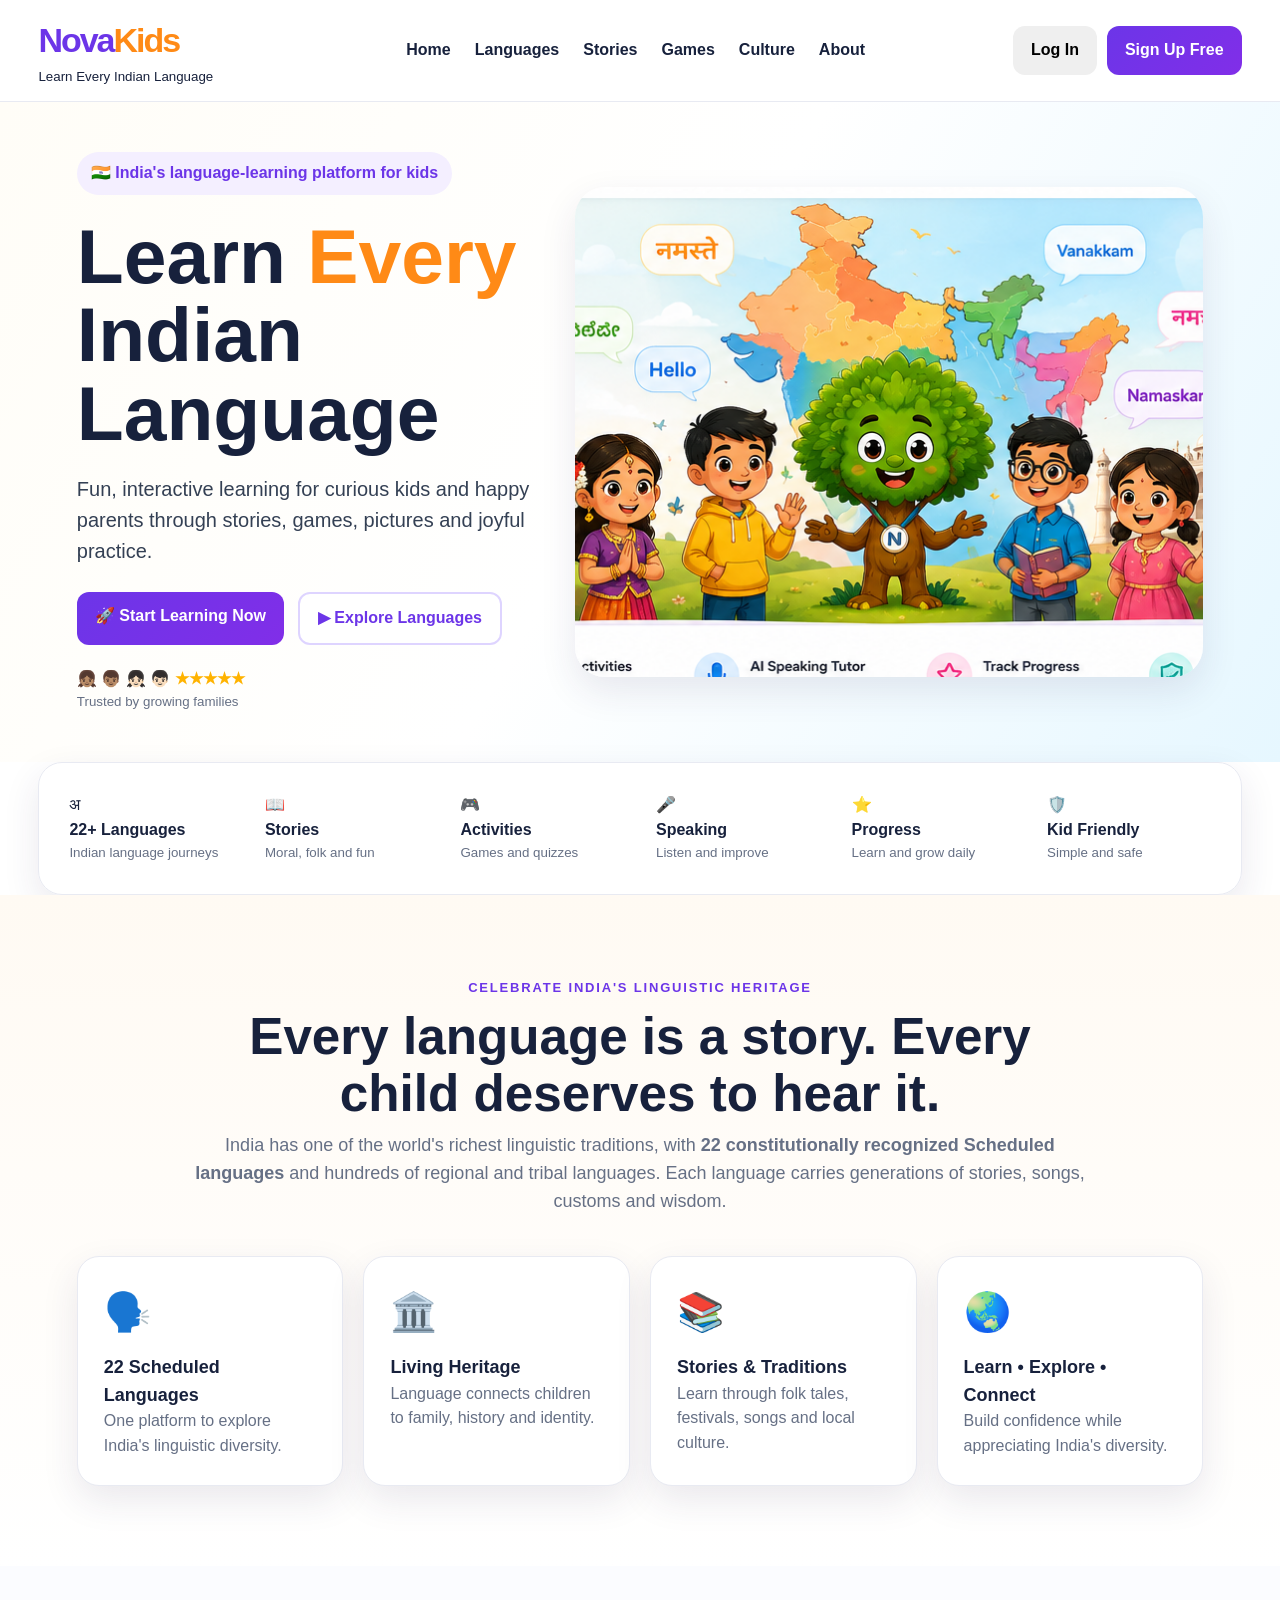
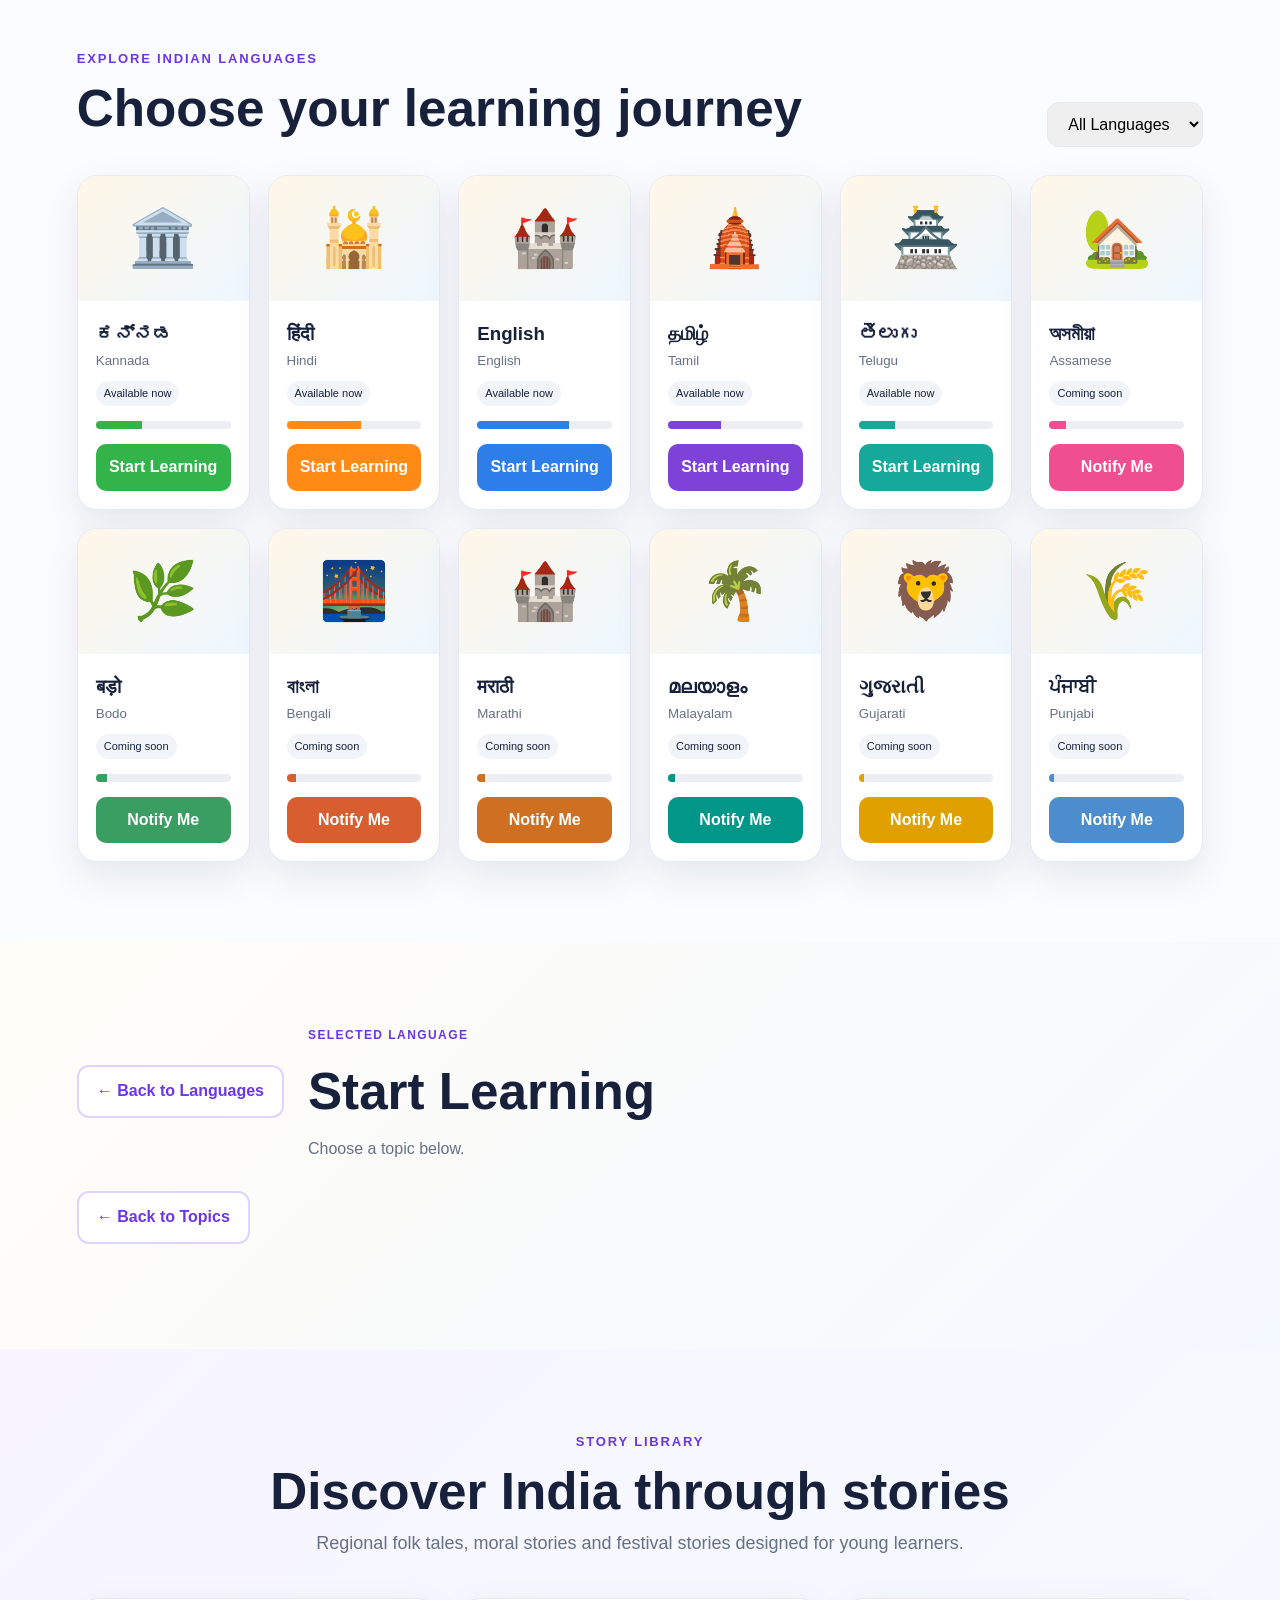
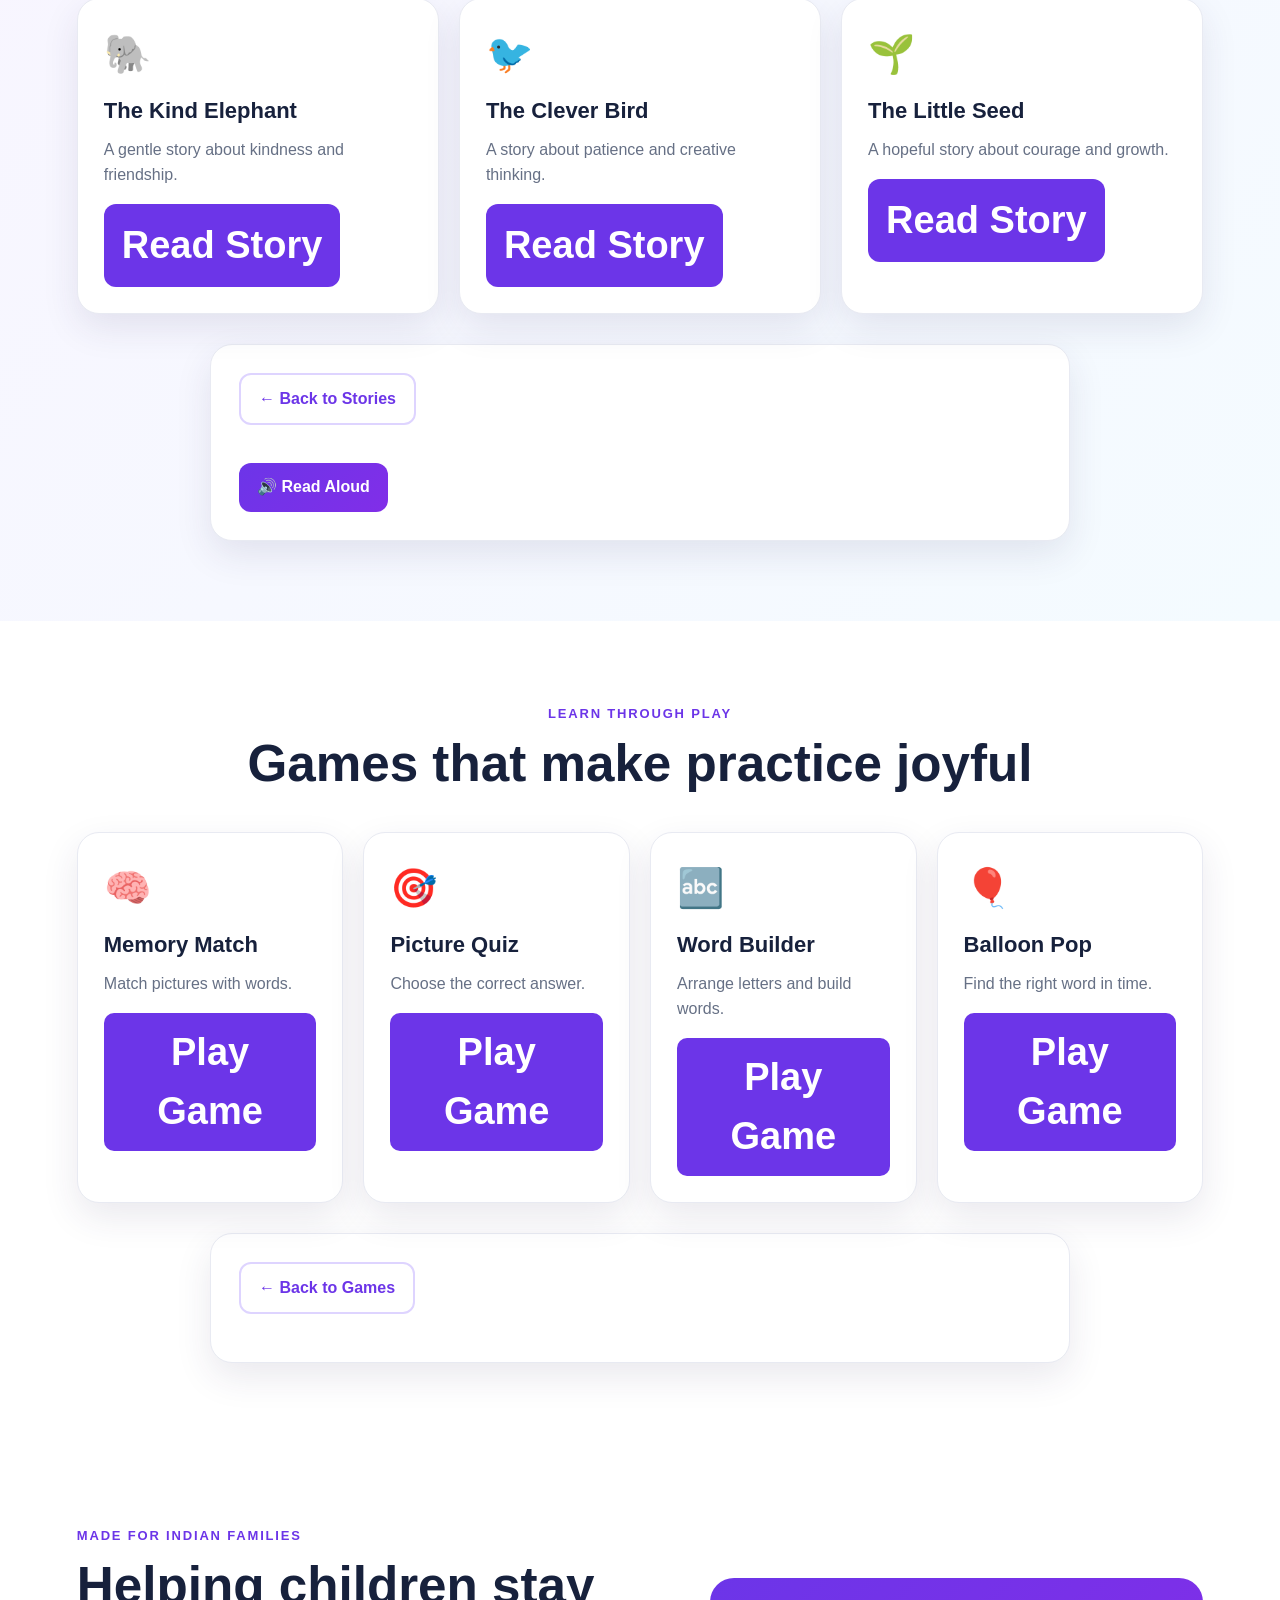
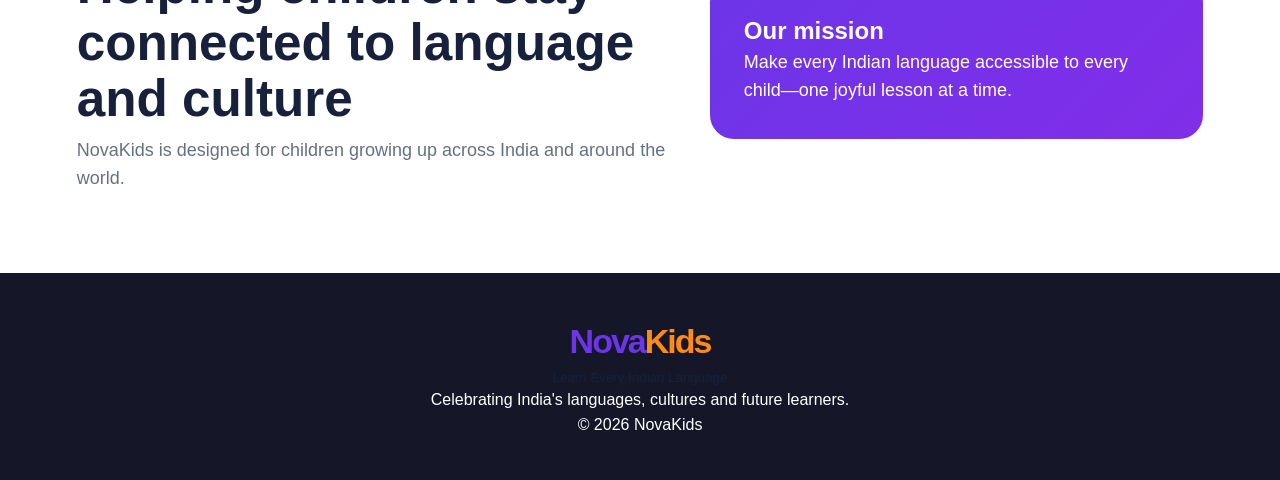
<file: index.html>
<!DOCTYPE html><html lang="en"><head><meta charset="UTF-8"><meta name="viewport" content="width=device-width,initial-scale=1"><title>NovaKids — Learn Every Indian Language</title><meta name="description" content="Fun Indian-language learning for children"><link rel="stylesheet" href="style.css?v=4.0.0"></head><body>
<header><a class="logo" href="#home"><b>Nova</b><strong>Kids</strong><small>Learn Every Indian Language</small></a><button id="menu">☰</button><nav id="nav"><a href="#home">Home</a><a href="#languages">Languages</a><a href="#stories">Stories</a><a href="#games">Games</a><a href="#culture">Culture</a><a href="#about">About</a></nav><div class="actions"><button>Log In</button><button class="primary">Sign Up Free</button></div></header>
<main><section id="home" class="hero"><div><span class="pill">🇮🇳 India's language-learning platform for kids</span><h1>Learn <em>Every</em><br>Indian Language</h1><p>Fun, interactive learning for curious kids and happy parents through stories, games, pictures and joyful practice.</p><div class="cta"><a class="primary" href="#languages">🚀 Start Learning Now</a><a class="outline" href="#languages">▶ Explore Languages</a></div><div class="trust">👧🏽 👦🏽 👧🏻 👦🏻 <b>★★★★★</b><small>Trusted by growing families</small></div></div><img src="assets/hero.png" alt="Children learning Indian languages"></section>
<section class="features"><article>अ <b>22+ Languages</b><small>Indian language journeys</small></article><article>📖 <b>Stories</b><small>Moral, folk and fun</small></article><article>🎮 <b>Activities</b><small>Games and quizzes</small></article><article>🎤 <b>Speaking</b><small>Listen and improve</small></article><article>⭐ <b>Progress</b><small>Learn and grow daily</small></article><article>🛡️ <b>Kid Friendly</b><small>Simple and safe</small></article></section>
<section id="culture" class="section culture"><div class="heading"><span>Celebrate India's Linguistic Heritage</span><h2>Every language is a story. Every child deserves to hear it.</h2><p>India has one of the world's richest linguistic traditions, with <b>22 constitutionally recognized Scheduled languages</b> and hundreds of regional and tribal languages. Each language carries generations of stories, songs, customs and wisdom.</p></div><div class="culture-grid"><article>🗣️<b>22 Scheduled Languages</b><p>One platform to explore India's linguistic diversity.</p></article><article>🏛️<b>Living Heritage</b><p>Language connects children to family, history and identity.</p></article><article>📚<b>Stories & Traditions</b><p>Learn through folk tales, festivals, songs and local culture.</p></article><article>🌏<b>Learn • Explore • Connect</b><p>Build confidence while appreciating India's diversity.</p></article></div></section>
<section id="languages" class="section languages"><div class="title-row"><div><span>Explore Indian Languages</span><h2>Choose your learning journey</h2></div><select id="filter"><option value="all">All Languages</option><option value="available">Available Now</option><option value="soon">Coming Soon</option></select></div><div id="grid" class="language-grid"></div></section>

<section id="learning" class="section learning-panel hidden">
  <div class="learning-header">
    <button id="closeLearning" class="outline">← Back to Languages</button>
    <div>
      <span id="selectedLanguageLabel">Selected Language</span>
      <h2 id="selectedLanguageTitle">Start Learning</h2>
      <p id="selectedLanguageSubtitle">Choose a topic below.</p>
    </div>
  </div>

  <div id="lessonTopics" class="lesson-topics"></div>

  <div id="lessonDetail" class="lesson-detail hidden">
    <button id="backToTopics" class="outline">← Back to Topics</button>
    <h3 id="lessonDetailTitle"></h3>
    <div id="lessonCards" class="lesson-cards"></div>
  </div>
</section>

<section id="stories" class="section soft">
  <div class="heading">
    <span>Story Library</span>
    <h2>Discover India through stories</h2>
    <p>Regional folk tales, moral stories and festival stories designed for young learners.</p>
  </div>
  <div class="cards">
    <article>🐘<h3>The Kind Elephant</h3><p>A gentle story about kindness and friendship.</p><button class="story-btn" data-story="elephant">Read Story</button></article>
    <article>🐦<h3>The Clever Bird</h3><p>A story about patience and creative thinking.</p><button class="story-btn" data-story="bird">Read Story</button></article>
    <article>🌱<h3>The Little Seed</h3><p>A hopeful story about courage and growth.</p><button class="story-btn" data-story="seed">Read Story</button></article>
  </div>
  <div id="storyReader" class="story-reader hidden">
    <button id="closeStory" class="outline">← Back to Stories</button>
    <h3 id="storyTitle"></h3>
    <p id="storyText"></p>
    <button id="readStoryAloud" class="primary">🔊 Read Aloud</button>
  </div>
</section>
<section id="games" class="section">
  <div class="heading">
    <span>Learn Through Play</span>
    <h2>Games that make practice joyful</h2>
  </div>
  <div class="games">
    <article>🧠<h3>Memory Match</h3><p>Match pictures with words.</p><button class="game-btn" data-game="memory">Play Game</button></article>
    <article>🎯<h3>Picture Quiz</h3><p>Choose the correct answer.</p><button class="game-btn" data-game="quiz">Play Game</button></article>
    <article>🔤<h3>Word Builder</h3><p>Arrange letters and build words.</p><button class="game-btn" data-game="builder">Play Game</button></article>
    <article>🎈<h3>Balloon Pop</h3><p>Find the right word in time.</p><button class="game-btn" data-game="balloon">Play Game</button></article>
  </div>

  <div id="gamePanel" class="game-panel hidden">
    <button id="closeGame" class="outline">← Back to Games</button>
    <h3 id="gameTitle"></h3>
    <p id="gameInstruction"></p>
    <div id="gameContent"></div>
  </div>
</section>
<section id="about" class="section about"><div><span>Made for Indian Families</span><h2>Helping children stay connected to language and culture</h2><p>NovaKids is designed for children growing up across India and around the world.</p></div><aside><b>Our mission</b><p>Make every Indian language accessible to every child—one joyful lesson at a time.</p></aside></section></main>
<footer><div class="logo"><b>Nova</b><strong>Kids</strong><small>Learn Every Indian Language</small></div><p>Celebrating India's languages, cultures and future learners.</p><p>© <span id="year"></span> NovaKids</p></footer><div id="toast" class="toast hide"></div><script src="script.js?v=4.0.0"></script></body></html>
</file>
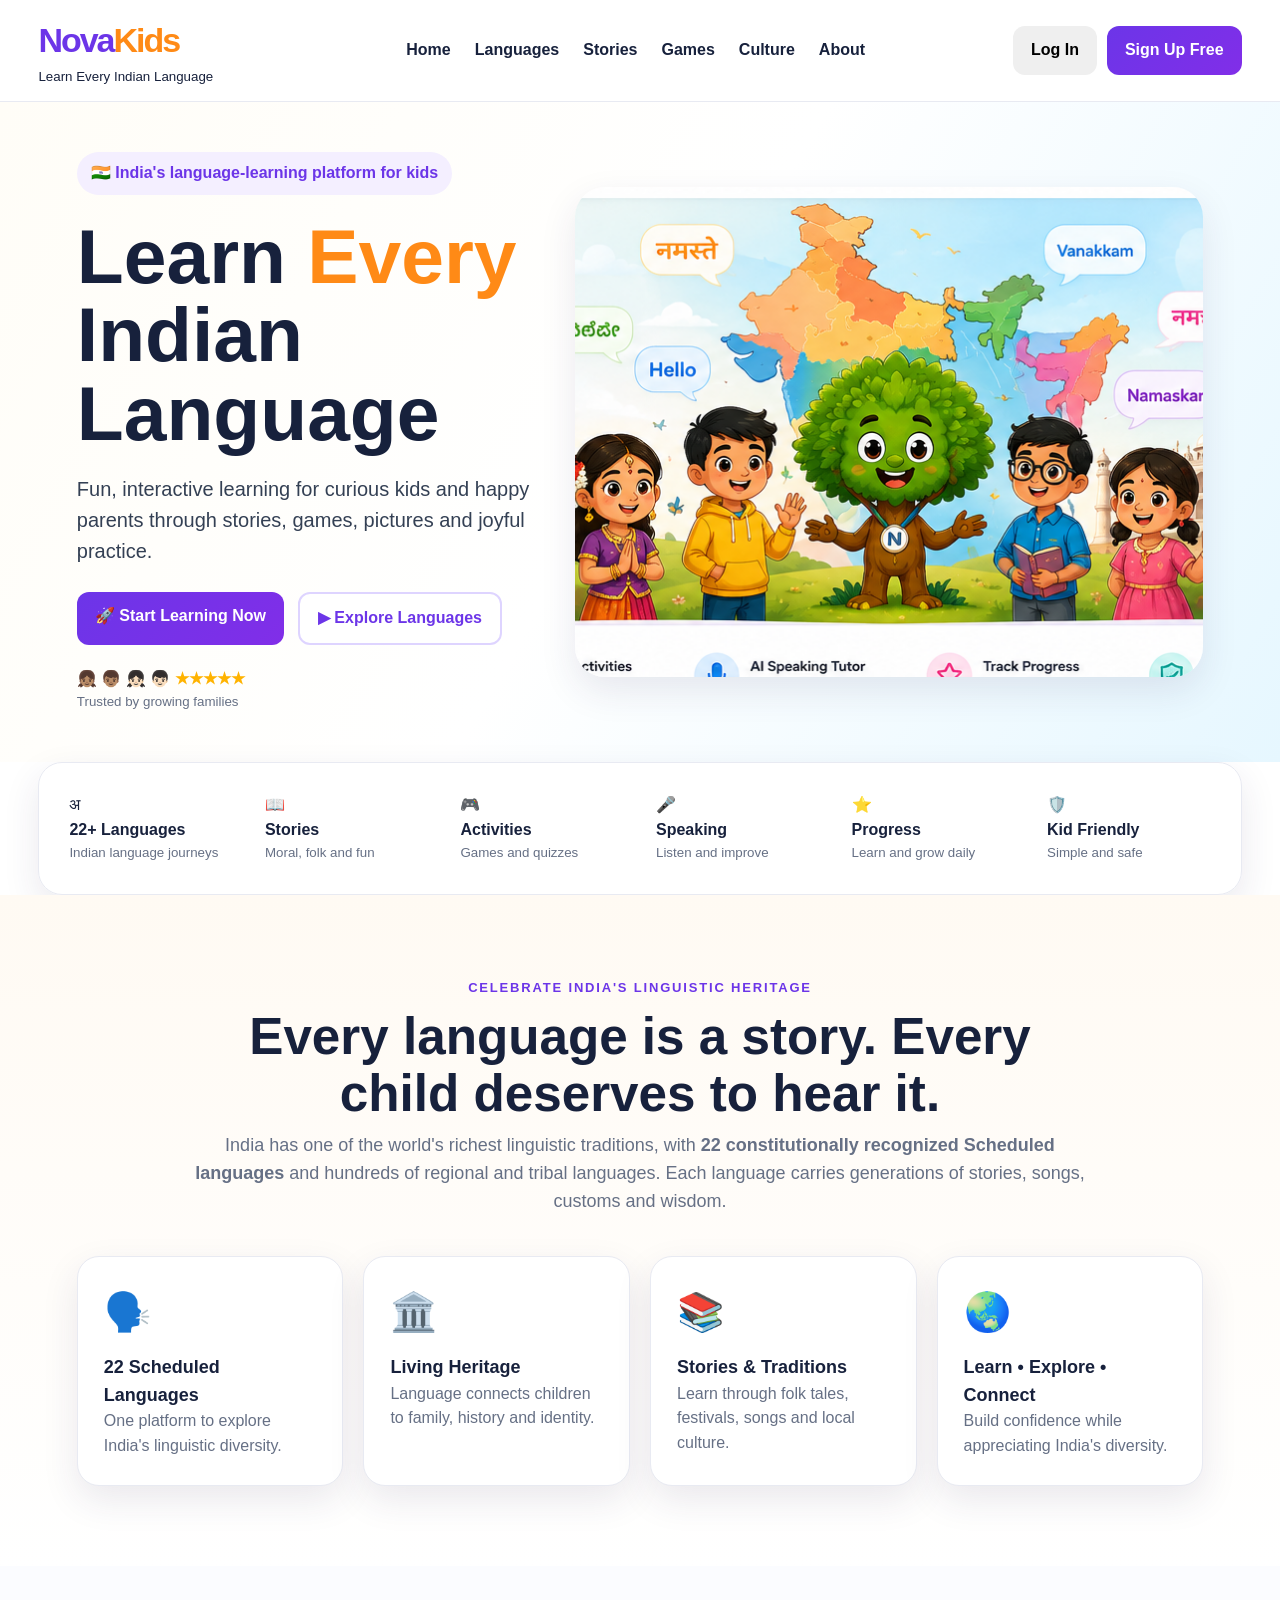
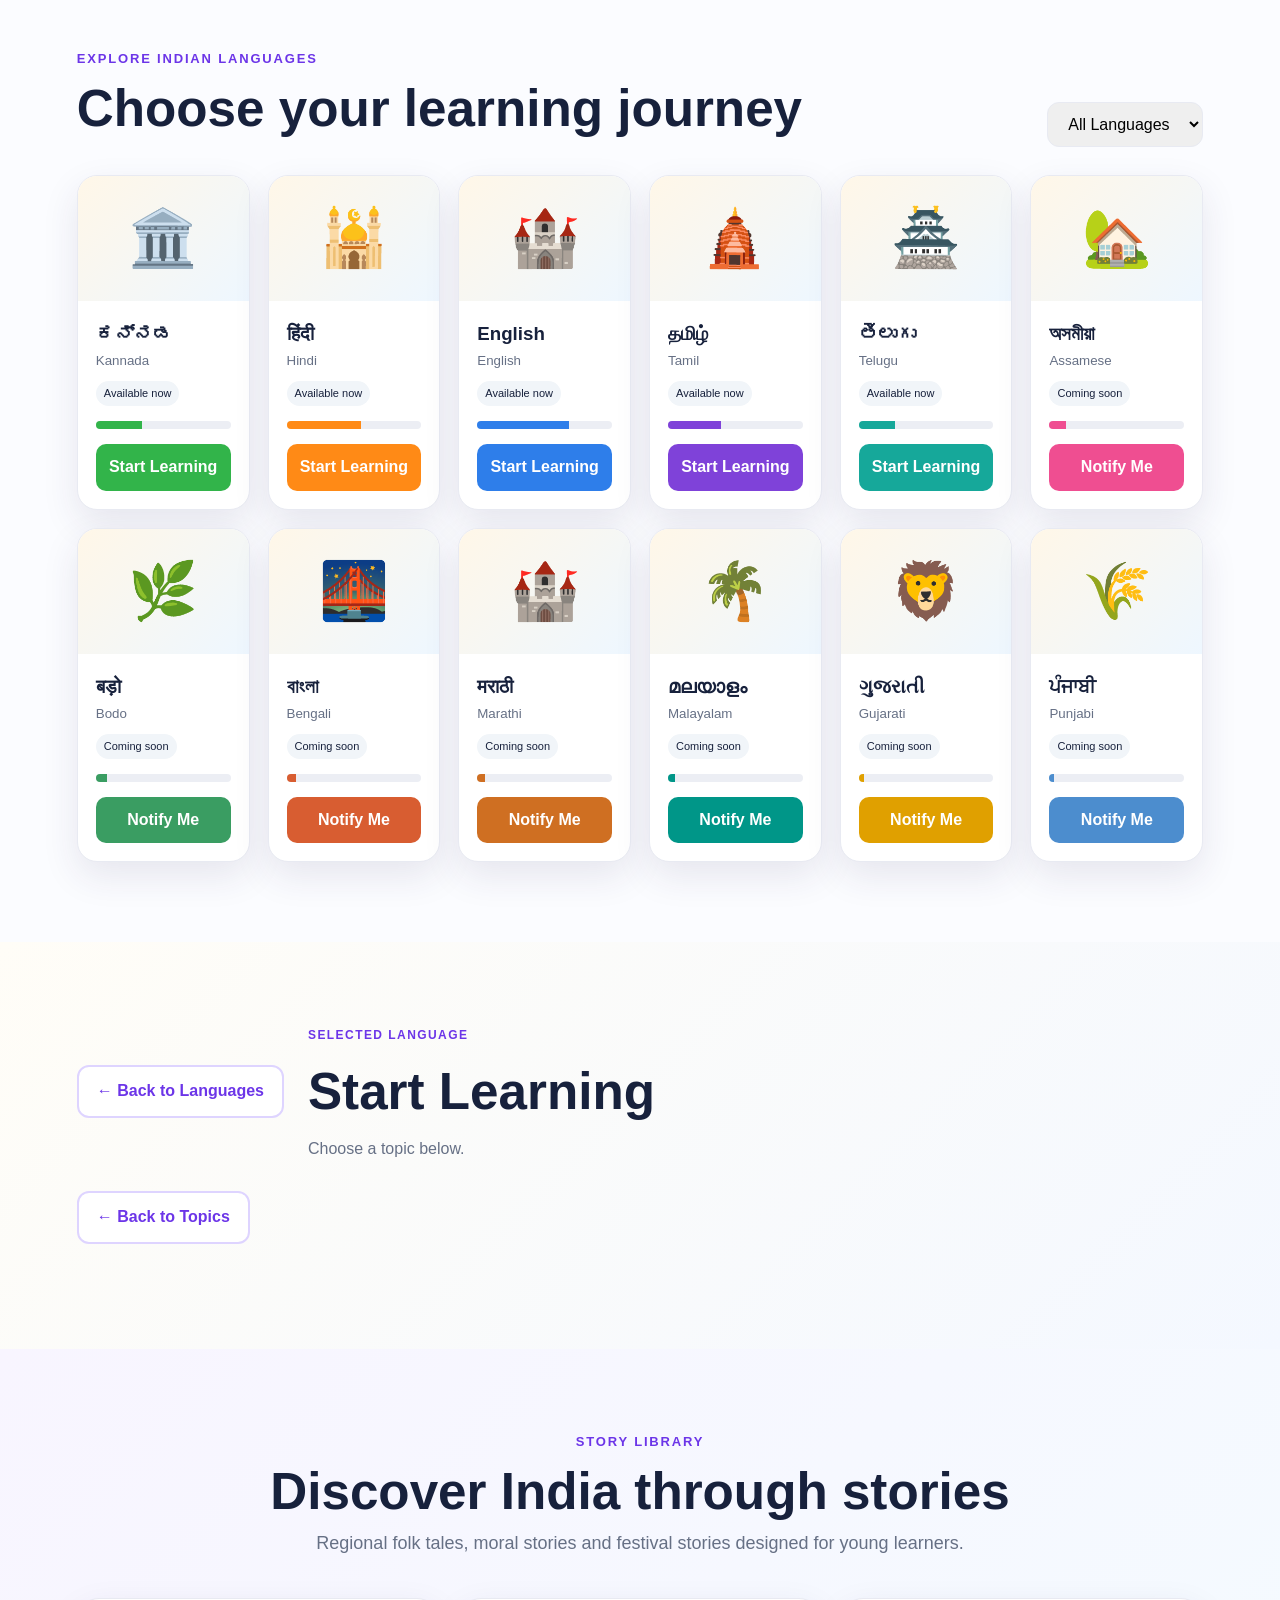
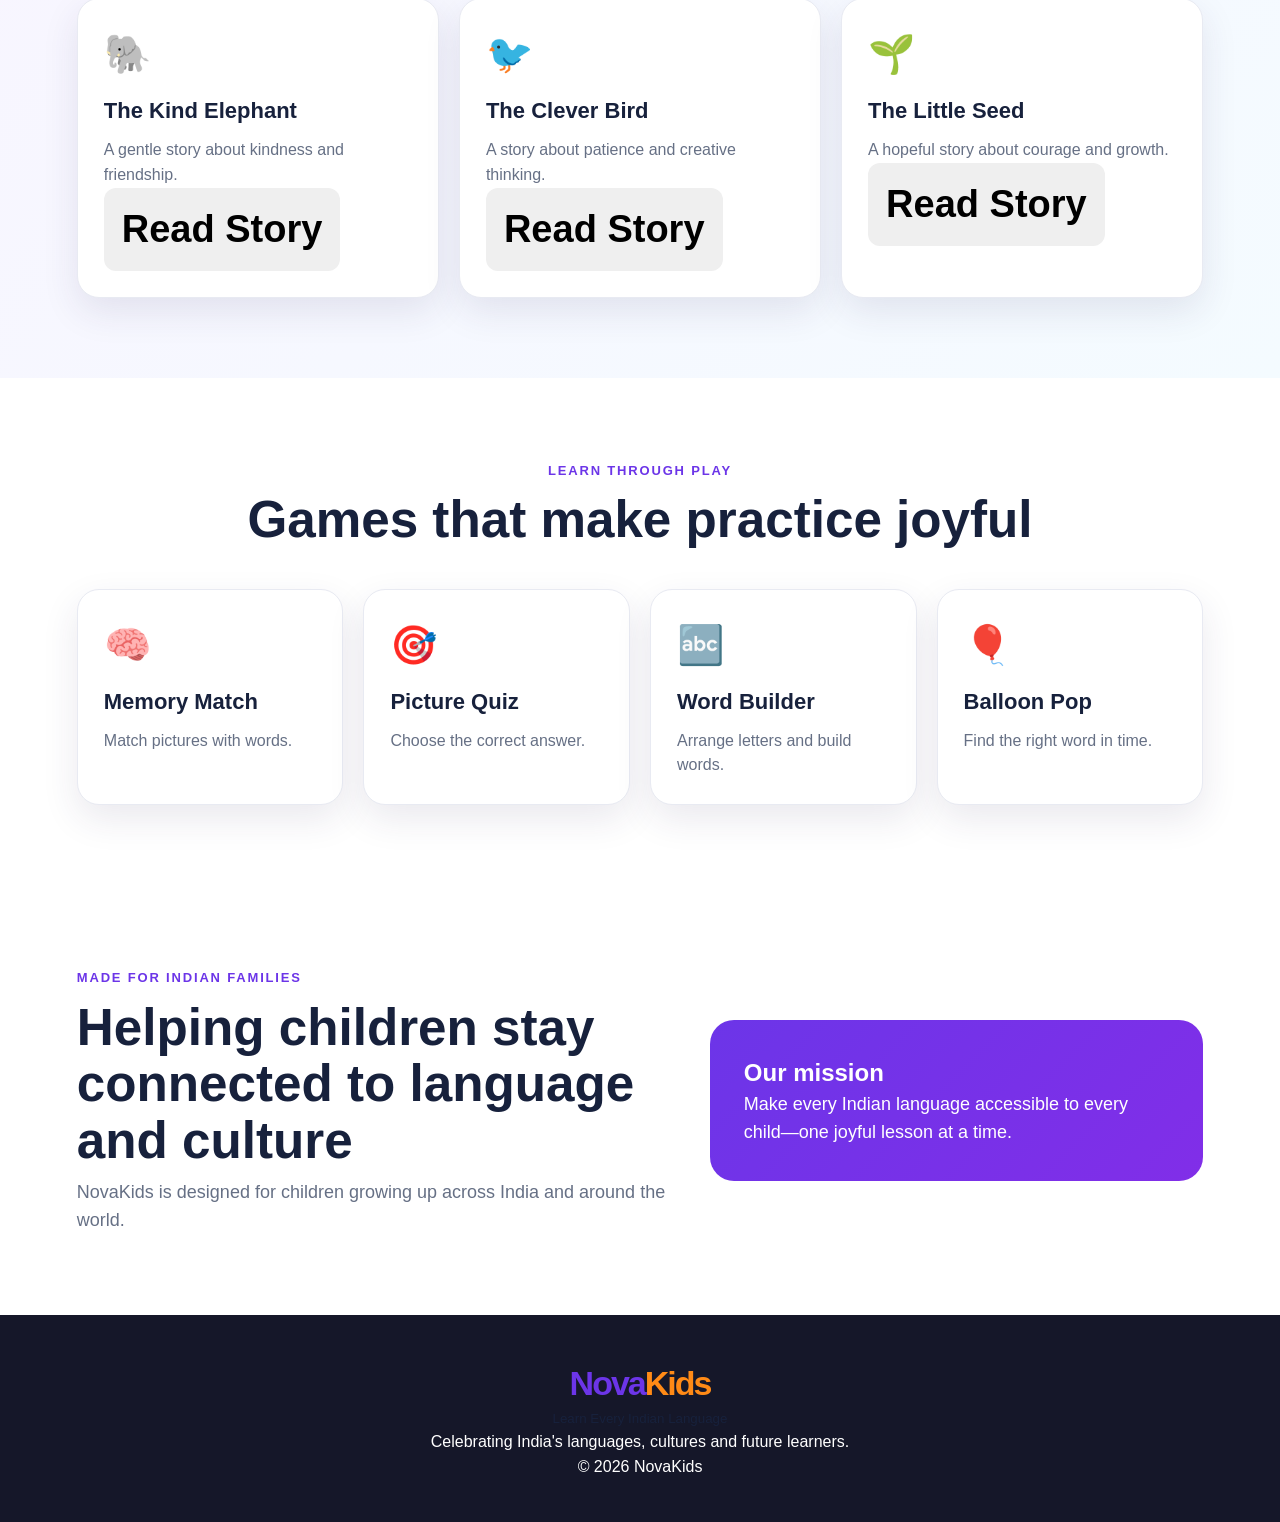
<file: novakids-indian-languages-static-v2-working/index.html>
<!DOCTYPE html><html lang="en"><head><meta charset="UTF-8"><meta name="viewport" content="width=device-width,initial-scale=1"><title>NovaKids — Learn Every Indian Language</title><meta name="description" content="Fun Indian-language learning for children"><link rel="stylesheet" href="style.css?v=2.0.0"></head><body>
<header><a class="logo" href="#home"><b>Nova</b><strong>Kids</strong><small>Learn Every Indian Language</small></a><button id="menu">☰</button><nav id="nav"><a href="#home">Home</a><a href="#languages">Languages</a><a href="#stories">Stories</a><a href="#games">Games</a><a href="#culture">Culture</a><a href="#about">About</a></nav><div class="actions"><button>Log In</button><button class="primary">Sign Up Free</button></div></header>
<main><section id="home" class="hero"><div><span class="pill">🇮🇳 India's language-learning platform for kids</span><h1>Learn <em>Every</em><br>Indian Language</h1><p>Fun, interactive learning for curious kids and happy parents through stories, games, pictures and joyful practice.</p><div class="cta"><a class="primary" href="#languages">🚀 Start Learning Now</a><a class="outline" href="#languages">▶ Explore Languages</a></div><div class="trust">👧🏽 👦🏽 👧🏻 👦🏻 <b>★★★★★</b><small>Trusted by growing families</small></div></div><img src="assets/hero.png" alt="Children learning Indian languages"></section>
<section class="features"><article>अ <b>22+ Languages</b><small>Indian language journeys</small></article><article>📖 <b>Stories</b><small>Moral, folk and fun</small></article><article>🎮 <b>Activities</b><small>Games and quizzes</small></article><article>🎤 <b>Speaking</b><small>Listen and improve</small></article><article>⭐ <b>Progress</b><small>Learn and grow daily</small></article><article>🛡️ <b>Kid Friendly</b><small>Simple and safe</small></article></section>
<section id="culture" class="section culture"><div class="heading"><span>Celebrate India's Linguistic Heritage</span><h2>Every language is a story. Every child deserves to hear it.</h2><p>India has one of the world's richest linguistic traditions, with <b>22 constitutionally recognized Scheduled languages</b> and hundreds of regional and tribal languages. Each language carries generations of stories, songs, customs and wisdom.</p></div><div class="culture-grid"><article>🗣️<b>22 Scheduled Languages</b><p>One platform to explore India's linguistic diversity.</p></article><article>🏛️<b>Living Heritage</b><p>Language connects children to family, history and identity.</p></article><article>📚<b>Stories & Traditions</b><p>Learn through folk tales, festivals, songs and local culture.</p></article><article>🌏<b>Learn • Explore • Connect</b><p>Build confidence while appreciating India's diversity.</p></article></div></section>
<section id="languages" class="section languages"><div class="title-row"><div><span>Explore Indian Languages</span><h2>Choose your learning journey</h2></div><select id="filter"><option value="all">All Languages</option><option value="available">Available Now</option><option value="soon">Coming Soon</option></select></div><div id="grid" class="language-grid"></div></section>

<section id="learning" class="section learning-panel hidden">
  <div class="learning-header">
    <button id="closeLearning" class="outline">← Back to Languages</button>
    <div>
      <span id="selectedLanguageLabel">Selected Language</span>
      <h2 id="selectedLanguageTitle">Start Learning</h2>
      <p id="selectedLanguageSubtitle">Choose a topic below.</p>
    </div>
  </div>

  <div id="lessonTopics" class="lesson-topics"></div>

  <div id="lessonDetail" class="lesson-detail hidden">
    <button id="backToTopics" class="outline">← Back to Topics</button>
    <h3 id="lessonDetailTitle"></h3>
    <div id="lessonCards" class="lesson-cards"></div>
  </div>
</section>

<section id="stories" class="section soft"><div class="heading"><span>Story Library</span><h2>Discover India through stories</h2><p>Regional folk tales, moral stories and festival stories designed for young learners.</p></div><div class="cards"><article>🐘<h3>The Kind Elephant</h3><p>A gentle story about kindness and friendship.</p><button>Read Story</button></article><article>🐦<h3>The Clever Bird</h3><p>A story about patience and creative thinking.</p><button>Read Story</button></article><article>🌱<h3>The Little Seed</h3><p>A hopeful story about courage and growth.</p><button>Read Story</button></article></div></section>
<section id="games" class="section"><div class="heading"><span>Learn Through Play</span><h2>Games that make practice joyful</h2></div><div class="games"><article>🧠<h3>Memory Match</h3><p>Match pictures with words.</p></article><article>🎯<h3>Picture Quiz</h3><p>Choose the correct answer.</p></article><article>🔤<h3>Word Builder</h3><p>Arrange letters and build words.</p></article><article>🎈<h3>Balloon Pop</h3><p>Find the right word in time.</p></article></div></section>
<section id="about" class="section about"><div><span>Made for Indian Families</span><h2>Helping children stay connected to language and culture</h2><p>NovaKids is designed for children growing up across India and around the world.</p></div><aside><b>Our mission</b><p>Make every Indian language accessible to every child—one joyful lesson at a time.</p></aside></section></main>
<footer><div class="logo"><b>Nova</b><strong>Kids</strong><small>Learn Every Indian Language</small></div><p>Celebrating India's languages, cultures and future learners.</p><p>© <span id="year"></span> NovaKids</p></footer><div id="toast" class="toast hide"></div><script src="script.js?v=2.0.0"></script></body></html>
</file>
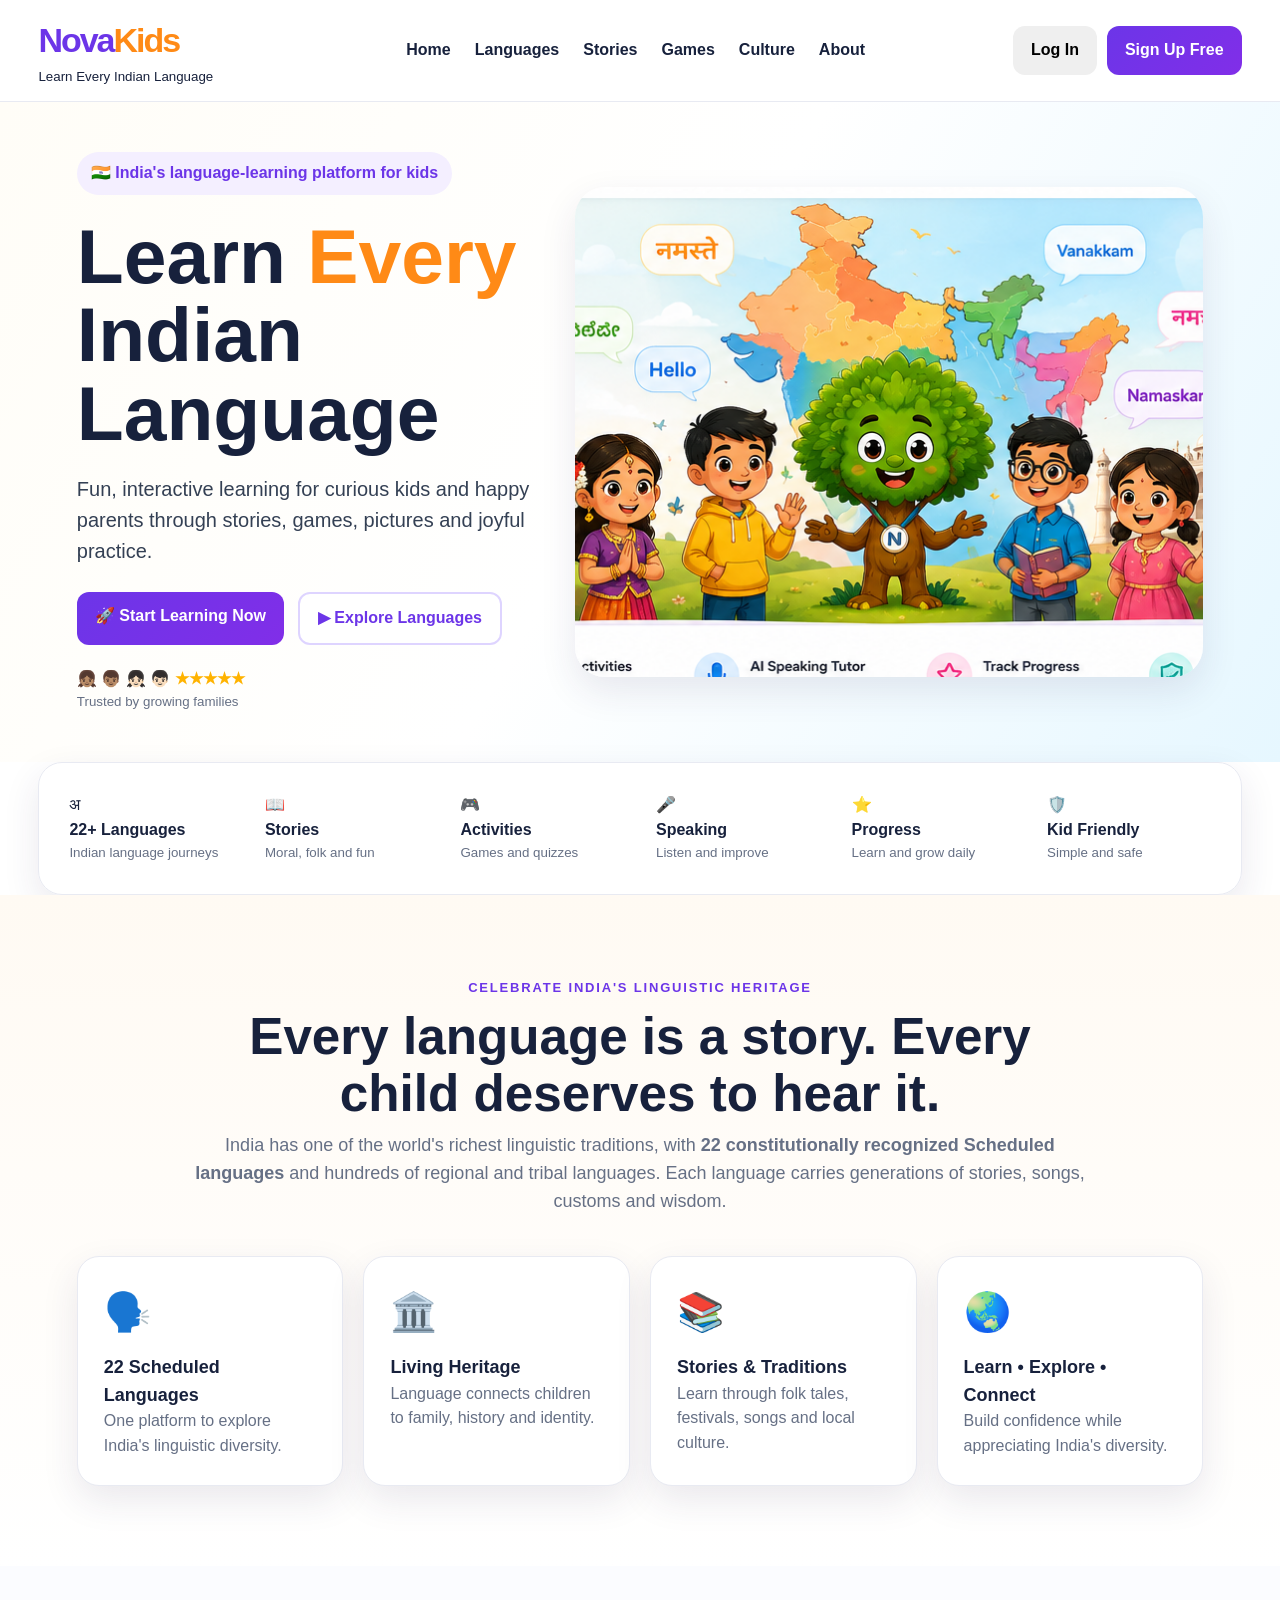
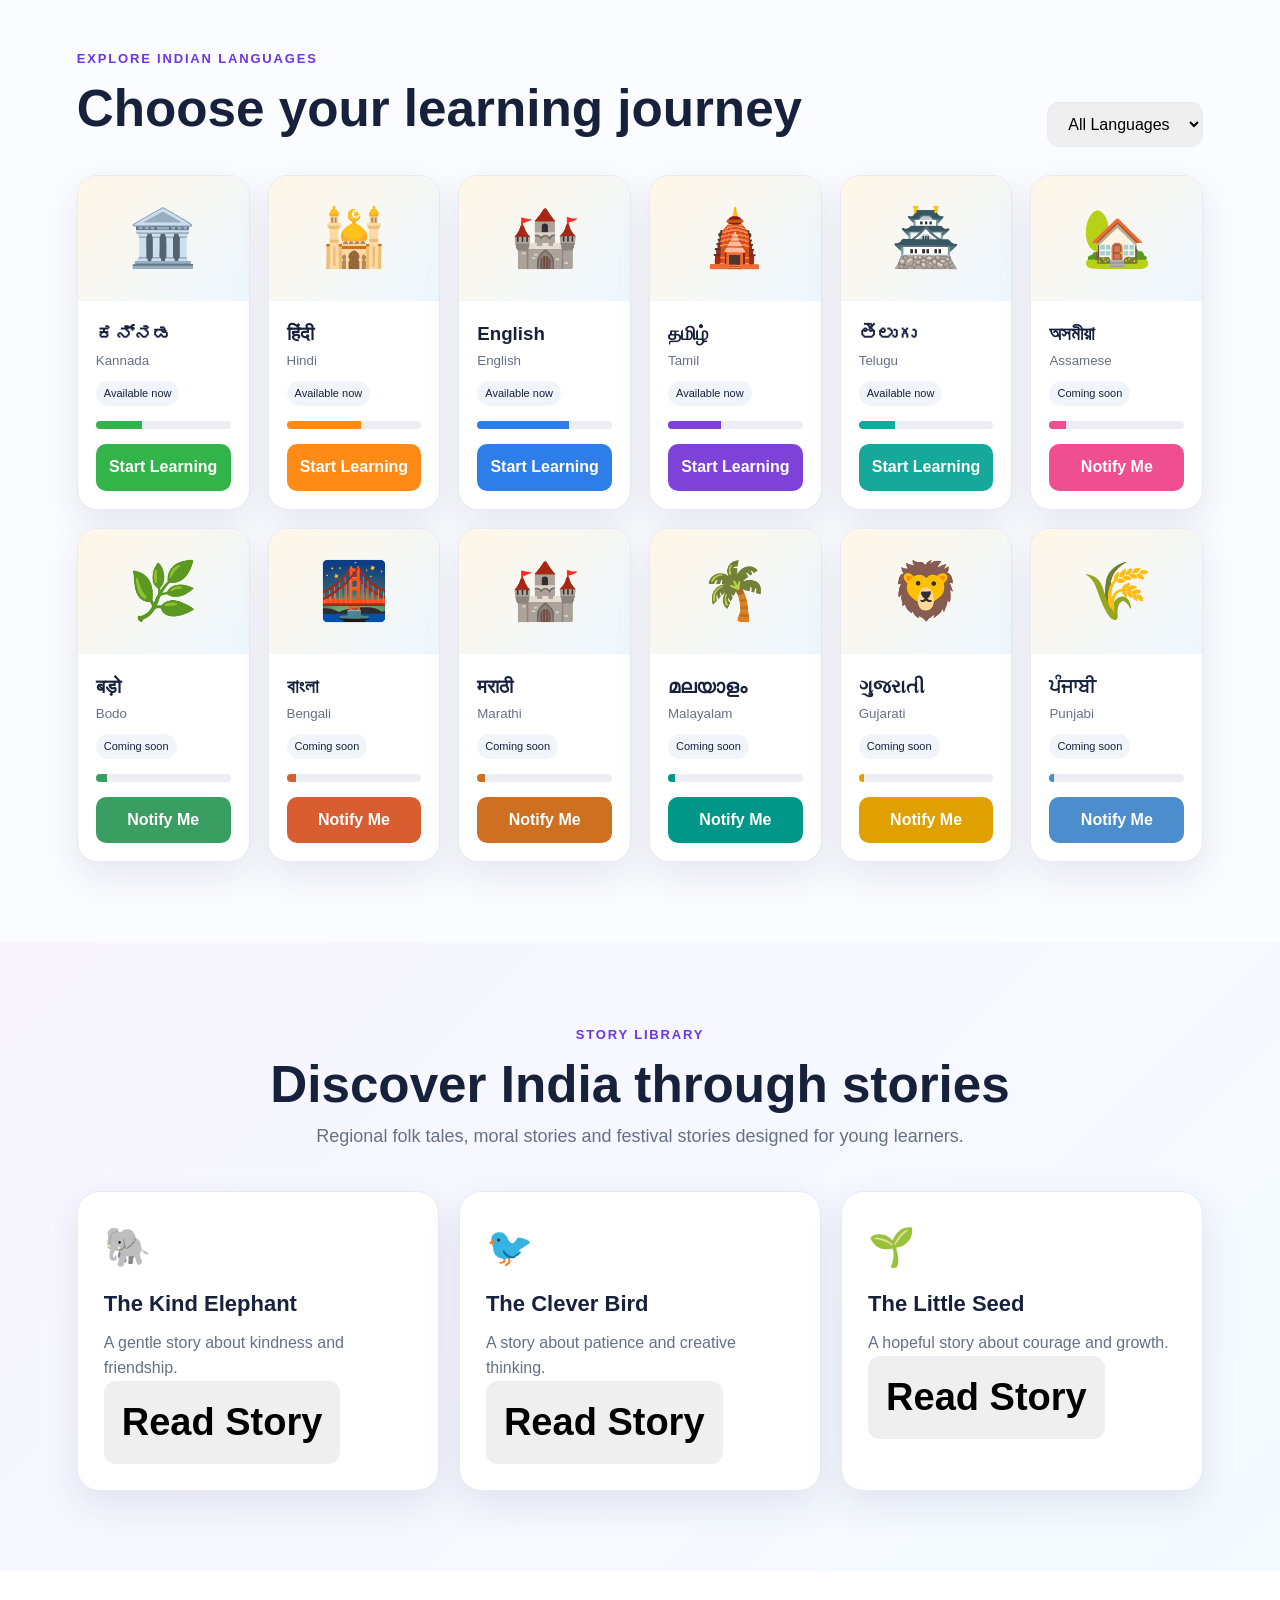
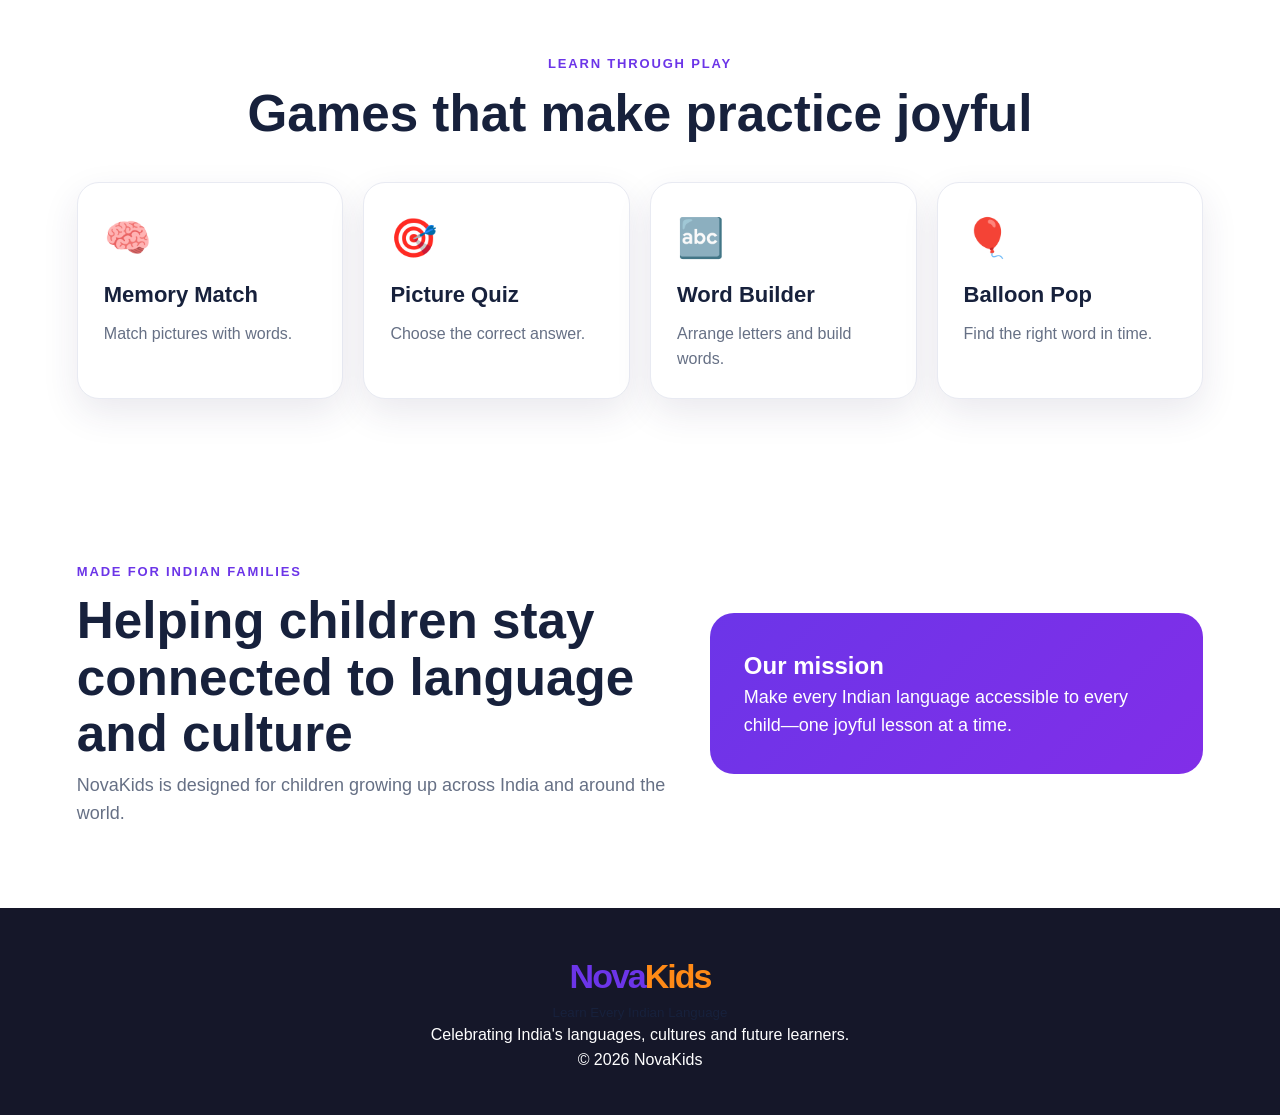
<file: novakids-indian-languages-static/index.html>
<!DOCTYPE html><html lang="en"><head><meta charset="UTF-8"><meta name="viewport" content="width=device-width,initial-scale=1"><title>NovaKids — Learn Every Indian Language</title><meta name="description" content="Fun Indian-language learning for children"><link rel="stylesheet" href="style.css"></head><body>
<header><a class="logo" href="#home"><b>Nova</b><strong>Kids</strong><small>Learn Every Indian Language</small></a><button id="menu">☰</button><nav id="nav"><a href="#home">Home</a><a href="#languages">Languages</a><a href="#stories">Stories</a><a href="#games">Games</a><a href="#culture">Culture</a><a href="#about">About</a></nav><div class="actions"><button>Log In</button><button class="primary">Sign Up Free</button></div></header>
<main><section id="home" class="hero"><div><span class="pill">🇮🇳 India's language-learning platform for kids</span><h1>Learn <em>Every</em><br>Indian Language</h1><p>Fun, interactive learning for curious kids and happy parents through stories, games, pictures and joyful practice.</p><div class="cta"><a class="primary" href="#languages">🚀 Start Learning Now</a><a class="outline" href="#languages">▶ Explore Languages</a></div><div class="trust">👧🏽 👦🏽 👧🏻 👦🏻 <b>★★★★★</b><small>Trusted by growing families</small></div></div><img src="assets/hero.png" alt="Children learning Indian languages"></section>
<section class="features"><article>अ <b>22+ Languages</b><small>Indian language journeys</small></article><article>📖 <b>Stories</b><small>Moral, folk and fun</small></article><article>🎮 <b>Activities</b><small>Games and quizzes</small></article><article>🎤 <b>Speaking</b><small>Listen and improve</small></article><article>⭐ <b>Progress</b><small>Learn and grow daily</small></article><article>🛡️ <b>Kid Friendly</b><small>Simple and safe</small></article></section>
<section id="culture" class="section culture"><div class="heading"><span>Celebrate India's Linguistic Heritage</span><h2>Every language is a story. Every child deserves to hear it.</h2><p>India has one of the world's richest linguistic traditions, with <b>22 constitutionally recognized Scheduled languages</b> and hundreds of regional and tribal languages. Each language carries generations of stories, songs, customs and wisdom.</p></div><div class="culture-grid"><article>🗣️<b>22 Scheduled Languages</b><p>One platform to explore India's linguistic diversity.</p></article><article>🏛️<b>Living Heritage</b><p>Language connects children to family, history and identity.</p></article><article>📚<b>Stories & Traditions</b><p>Learn through folk tales, festivals, songs and local culture.</p></article><article>🌏<b>Learn • Explore • Connect</b><p>Build confidence while appreciating India's diversity.</p></article></div></section>
<section id="languages" class="section languages"><div class="title-row"><div><span>Explore Indian Languages</span><h2>Choose your learning journey</h2></div><select id="filter"><option value="all">All Languages</option><option value="available">Available Now</option><option value="soon">Coming Soon</option></select></div><div id="grid" class="language-grid"></div></section>
<section id="stories" class="section soft"><div class="heading"><span>Story Library</span><h2>Discover India through stories</h2><p>Regional folk tales, moral stories and festival stories designed for young learners.</p></div><div class="cards"><article>🐘<h3>The Kind Elephant</h3><p>A gentle story about kindness and friendship.</p><button>Read Story</button></article><article>🐦<h3>The Clever Bird</h3><p>A story about patience and creative thinking.</p><button>Read Story</button></article><article>🌱<h3>The Little Seed</h3><p>A hopeful story about courage and growth.</p><button>Read Story</button></article></div></section>
<section id="games" class="section"><div class="heading"><span>Learn Through Play</span><h2>Games that make practice joyful</h2></div><div class="games"><article>🧠<h3>Memory Match</h3><p>Match pictures with words.</p></article><article>🎯<h3>Picture Quiz</h3><p>Choose the correct answer.</p></article><article>🔤<h3>Word Builder</h3><p>Arrange letters and build words.</p></article><article>🎈<h3>Balloon Pop</h3><p>Find the right word in time.</p></article></div></section>
<section id="about" class="section about"><div><span>Made for Indian Families</span><h2>Helping children stay connected to language and culture</h2><p>NovaKids is designed for children growing up across India and around the world.</p></div><aside><b>Our mission</b><p>Make every Indian language accessible to every child—one joyful lesson at a time.</p></aside></section></main>
<footer><div class="logo"><b>Nova</b><strong>Kids</strong><small>Learn Every Indian Language</small></div><p>Celebrating India's languages, cultures and future learners.</p><p>© <span id="year"></span> NovaKids</p></footer><div id="toast" class="toast hide"></div><script src="script.js"></script></body></html>
</file>
<file: style.css>
*{box-sizing:border-box;margin:0;padding:0}:root{--p:#6c35e8;--o:#ff8a16;--i:#17213c;--m:#667085;--l:#e8eaf2;--s:0 14px 36px rgba(51,41,92,.1)}html{scroll-behavior:smooth}body{font-family:Arial,sans-serif;color:var(--i);line-height:1.55}a,button,select{font:inherit}header{position:sticky;top:0;z-index:20;display:flex;align-items:center;gap:24px;padding:14px 3%;background:#fff;border-bottom:1px solid var(--l)}.logo{min-width:220px;text-decoration:none}.logo b,.logo strong{font-size:34px;letter-spacing:-2px}.logo b{color:var(--p)}.logo strong{color:var(--o)}.logo small{display:block;color:var(--i)}nav{display:flex;gap:24px;margin:auto}nav a{color:var(--i);font-weight:700;text-decoration:none}.actions{display:flex;gap:10px}.actions button,.primary,.outline,.cards button{border:0;border-radius:12px;padding:12px 18px;font-weight:800;text-decoration:none;cursor:pointer}.primary{background:linear-gradient(135deg,var(--p),#812ee8);color:#fff}.outline{background:#fff;color:var(--p);border:2px solid #ded4ff}#menu{display:none;border:0;background:none;font-size:28px}.hero{display:grid;grid-template-columns:.85fr 1.15fr;gap:34px;align-items:center;padding:50px 6%;background:linear-gradient(120deg,#fffdf7,#fff,#e6f7ff)}.pill{display:inline-block;padding:9px 14px;border-radius:999px;background:#f4efff;color:var(--p);font-weight:800}.hero h1{font-size:clamp(3.3rem,6vw,6rem);line-height:1.02;margin:22px 0}.hero h1 em{color:var(--o);font-style:normal}.hero p{font-size:20px;color:#344054}.cta{display:flex;gap:14px;flex-wrap:wrap;margin-top:25px}.trust{margin-top:22px;color:#ffb300}.trust small{display:block;color:var(--m)}.hero img{width:100%;height:490px;object-fit:cover;border-radius:30px;box-shadow:var(--s)}.features{width:94%;margin:auto;display:grid;grid-template-columns:repeat(6,1fr);gap:12px;padding:20px;border:1px solid var(--l);border-radius:24px;box-shadow:var(--s)}.features article{padding:10px}.features b,.features small{display:block}.features small{color:var(--m)}.section{padding:80px 6%}.heading{max-width:900px;margin:0 auto 40px;text-align:center}.heading span,.title-row span,.about span{text-transform:uppercase;letter-spacing:.14em;color:var(--p);font-size:13px;font-weight:900}.heading h2,.title-row h2,.about h2{font-size:clamp(2.2rem,4vw,4rem);line-height:1.1;margin:10px 0}.heading p,.about p{color:var(--m);font-size:18px}.culture{background:linear-gradient(#fffaf3,#fff)}.culture-grid,.cards,.games{display:grid;gap:20px}.culture-grid{grid-template-columns:repeat(4,1fr)}.culture-grid article,.cards article,.games article{padding:26px;border:1px solid var(--l);border-radius:22px;box-shadow:var(--s);background:#fff;font-size:38px}.culture-grid b{display:block;margin-top:12px;font-size:18px}.culture-grid p,.cards p,.games p{font-size:16px;color:var(--m)}.languages{background:#fbfcff}.title-row{display:flex;justify-content:space-between;align-items:end;margin-bottom:28px}.title-row select{padding:12px 16px;border:1px solid var(--l);border-radius:12px}.language-grid{display:grid;grid-template-columns:repeat(6,1fr);gap:18px}.language-card{overflow:hidden;border:1px solid var(--l);border-radius:20px;background:#fff;box-shadow:var(--s)}.banner{height:125px;display:grid;place-items:center;font-size:56px;background:linear-gradient(135deg,#fff7e8,#eef7ff)}.content{padding:18px}.content small{color:var(--m)}.status{display:inline-block;margin-top:8px;padding:4px 8px;border-radius:999px;background:#f1f5f9;font-size:11px}.progress{height:8px;background:#eceef4;border-radius:99px;margin:15px 0;overflow:hidden}.progress span{display:block;height:100%}.content button{width:100%;padding:11px;border:0;border-radius:10px;color:#fff;font-weight:900}.soft{background:linear-gradient(135deg,#f8f5ff,#f4fbff)}.cards{grid-template-columns:repeat(3,1fr)}.cards h3,.games h3{font-size:22px;margin:10px 0}.games{grid-template-columns:repeat(4,1fr)}.about{display:grid;grid-template-columns:1.1fr .9fr;gap:30px;align-items:center}.about aside{padding:34px;border-radius:24px;background:linear-gradient(135deg,var(--p),#812ee8);color:#fff}.about aside p{color:#fff}.about aside b{font-size:24px}footer{text-align:center;padding:42px;background:#151729;color:#fff}.footer-logo{margin:auto}.footer-logo small{color:#fff}.toast{position:fixed;right:20px;bottom:20px;background:#151729;color:#fff;padding:14px 18px;border-radius:12px}.hide{display:none}@media(max-width:1100px){.actions{display:none}.features{grid-template-columns:repeat(3,1fr)}.language-grid{grid-template-columns:repeat(3,1fr)}}@media(max-width:850px){#menu{display:block;margin-left:auto}nav{display:none;position:absolute;top:75px;left:3%;right:3%;flex-direction:column;background:#fff;padding:20px;box-shadow:var(--s)}nav.open{display:flex}.hero{grid-template-columns:1fr}.hero img{height:350px}.culture-grid,.games{grid-template-columns:repeat(2,1fr)}.about{grid-template-columns:1fr}}@media(max-width:620px){header{padding:12px 16px}.logo{min-width:auto}.logo b,.logo strong{font-size:28px}.hero,.section{padding-left:18px;padding-right:18px}.hero h1{font-size:3.1rem}.hero img{height:260px}.features,.language-grid,.culture-grid,.cards,.games{grid-template-columns:1fr}.title-row{align-items:stretch;flex-direction:column;gap:14px}}
.learning-panel{background:linear-gradient(135deg,#fffdf7,#f4f8ff)}
.learning-header{display:flex;align-items:center;gap:24px;margin-bottom:30px}
.learning-header>div span{color:var(--p);font-weight:900;text-transform:uppercase;letter-spacing:.12em;font-size:12px}
.learning-header h2{font-size:clamp(2rem,4vw,3.5rem);margin:5px 0}
.learning-header p{color:var(--m)}
.lesson-topics{display:grid;grid-template-columns:repeat(4,1fr);gap:18px}
.lesson-topic,.lesson-card{background:#fff;border:1px solid var(--l);border-radius:20px;box-shadow:var(--s);padding:24px;text-align:center}
.lesson-topic{cursor:pointer;transition:.2s}
.lesson-topic:hover{transform:translateY(-4px)}
.lesson-topic span,.lesson-card .pic{font-size:52px;display:block}
.lesson-topic h3{margin:12px 0 6px}
.lesson-topic p{color:var(--m)}
.lesson-detail h3{font-size:32px;margin:25px 0;text-align:center}
.lesson-cards{display:grid;grid-template-columns:repeat(4,1fr);gap:18px}
.lesson-card .word{font-size:30px;font-weight:900;color:var(--p);margin-top:10px}
.lesson-card .meaning{color:var(--m);margin-top:5px}
.listen-btn{margin-top:14px;border:0;border-radius:10px;padding:10px 14px;background:var(--p);color:#fff;font-weight:800;cursor:pointer}
@media(max-width:900px){.lesson-topics,.lesson-cards{grid-template-columns:repeat(2,1fr)}}
@media(max-width:620px){.learning-header{align-items:flex-start;flex-direction:column}.lesson-topics,.lesson-cards{grid-template-columns:1fr}}

#learning,#lessonDetail,#lessonTopics{scroll-margin-top:100px}
@media(max-width:850px){#learning,#lessonDetail,#lessonTopics{scroll-margin-top:88px}}

.story-reader,.game-panel{
  max-width:860px;
  margin:30px auto 0;
  padding:28px;
  border:1px solid var(--l);
  border-radius:22px;
  background:#fff;
  box-shadow:var(--s);
  scroll-margin-top:95px;
}
.story-reader h3,.game-panel h3{
  font-size:30px;
  margin:20px 0 10px;
}
.story-reader p,.game-panel p{
  color:var(--m);
  font-size:18px;
  line-height:1.8;
}
.story-reader .primary,.game-panel .primary{
  border:0;
  border-radius:12px;
  padding:12px 18px;
  font-weight:800;
  cursor:pointer;
  margin-top:18px;
}
.story-btn,.game-btn{
  margin-top:16px;
  border:0;
  border-radius:10px;
  padding:10px 14px;
  background:var(--p);
  color:#fff;
  font-weight:800;
  cursor:pointer;
}
.memory-board{
  display:grid;
  grid-template-columns:repeat(4,1fr);
  gap:14px;
  margin-top:22px;
}
.memory-tile{
  min-height:100px;
  border:0;
  border-radius:16px;
  background:var(--p);
  color:#fff;
  font-size:28px;
  font-weight:900;
  cursor:pointer;
}
.memory-tile.revealed,.memory-tile.matched{
  background:#fff;
  color:var(--i);
  border:2px solid var(--p);
}
.memory-tile.matched{opacity:.65}
.quiz-game{text-align:center}
.quiz-game .picture{font-size:90px;margin:18px 0}
.quiz-answers{
  display:grid;
  grid-template-columns:repeat(2,1fr);
  gap:12px;
  margin-top:20px;
}
.quiz-answer{
  padding:14px;
  border:2px solid #ded4ff;
  border-radius:12px;
  background:#fff;
  font-weight:800;
  cursor:pointer;
}
.quiz-answer.correct{background:#34a853;color:#fff;border-color:#34a853}
.quiz-answer.wrong{background:#e94b4b;color:#fff;border-color:#e94b4b}
.builder-box{text-align:center}
.builder-letters{
  display:flex;
  gap:10px;
  justify-content:center;
  flex-wrap:wrap;
  margin:20px 0;
}
.letter-chip{
  min-width:48px;
  padding:12px;
  border:0;
  border-radius:12px;
  background:#f1ebff;
  color:var(--p);
  font-size:22px;
  font-weight:900;
  cursor:pointer;
}
.builder-answer{
  min-height:56px;
  padding:14px;
  border:2px dashed #c8b9ff;
  border-radius:12px;
  font-size:26px;
  font-weight:900;
}
.balloon-area{
  position:relative;
  min-height:360px;
  overflow:hidden;
  margin-top:20px;
  border-radius:18px;
  background:linear-gradient(#e8f7ff,#fff7e8);
}
.balloon{
  position:absolute;
  width:90px;
  height:105px;
  border:0;
  border-radius:50% 50% 45% 45%;
  color:#fff;
  font-weight:900;
  cursor:pointer;
  box-shadow:var(--s);
}
@media(max-width:650px){
  .memory-board{grid-template-columns:repeat(2,1fr)}
  .quiz-answers{grid-template-columns:1fr}
}
</file>
<file: novakids-indian-languages-static-v2-working/style.css>
*{box-sizing:border-box;margin:0;padding:0}:root{--p:#6c35e8;--o:#ff8a16;--i:#17213c;--m:#667085;--l:#e8eaf2;--s:0 14px 36px rgba(51,41,92,.1)}html{scroll-behavior:smooth}body{font-family:Arial,sans-serif;color:var(--i);line-height:1.55}a,button,select{font:inherit}header{position:sticky;top:0;z-index:20;display:flex;align-items:center;gap:24px;padding:14px 3%;background:#fff;border-bottom:1px solid var(--l)}.logo{min-width:220px;text-decoration:none}.logo b,.logo strong{font-size:34px;letter-spacing:-2px}.logo b{color:var(--p)}.logo strong{color:var(--o)}.logo small{display:block;color:var(--i)}nav{display:flex;gap:24px;margin:auto}nav a{color:var(--i);font-weight:700;text-decoration:none}.actions{display:flex;gap:10px}.actions button,.primary,.outline,.cards button{border:0;border-radius:12px;padding:12px 18px;font-weight:800;text-decoration:none;cursor:pointer}.primary{background:linear-gradient(135deg,var(--p),#812ee8);color:#fff}.outline{background:#fff;color:var(--p);border:2px solid #ded4ff}#menu{display:none;border:0;background:none;font-size:28px}.hero{display:grid;grid-template-columns:.85fr 1.15fr;gap:34px;align-items:center;padding:50px 6%;background:linear-gradient(120deg,#fffdf7,#fff,#e6f7ff)}.pill{display:inline-block;padding:9px 14px;border-radius:999px;background:#f4efff;color:var(--p);font-weight:800}.hero h1{font-size:clamp(3.3rem,6vw,6rem);line-height:1.02;margin:22px 0}.hero h1 em{color:var(--o);font-style:normal}.hero p{font-size:20px;color:#344054}.cta{display:flex;gap:14px;flex-wrap:wrap;margin-top:25px}.trust{margin-top:22px;color:#ffb300}.trust small{display:block;color:var(--m)}.hero img{width:100%;height:490px;object-fit:cover;border-radius:30px;box-shadow:var(--s)}.features{width:94%;margin:auto;display:grid;grid-template-columns:repeat(6,1fr);gap:12px;padding:20px;border:1px solid var(--l);border-radius:24px;box-shadow:var(--s)}.features article{padding:10px}.features b,.features small{display:block}.features small{color:var(--m)}.section{padding:80px 6%}.heading{max-width:900px;margin:0 auto 40px;text-align:center}.heading span,.title-row span,.about span{text-transform:uppercase;letter-spacing:.14em;color:var(--p);font-size:13px;font-weight:900}.heading h2,.title-row h2,.about h2{font-size:clamp(2.2rem,4vw,4rem);line-height:1.1;margin:10px 0}.heading p,.about p{color:var(--m);font-size:18px}.culture{background:linear-gradient(#fffaf3,#fff)}.culture-grid,.cards,.games{display:grid;gap:20px}.culture-grid{grid-template-columns:repeat(4,1fr)}.culture-grid article,.cards article,.games article{padding:26px;border:1px solid var(--l);border-radius:22px;box-shadow:var(--s);background:#fff;font-size:38px}.culture-grid b{display:block;margin-top:12px;font-size:18px}.culture-grid p,.cards p,.games p{font-size:16px;color:var(--m)}.languages{background:#fbfcff}.title-row{display:flex;justify-content:space-between;align-items:end;margin-bottom:28px}.title-row select{padding:12px 16px;border:1px solid var(--l);border-radius:12px}.language-grid{display:grid;grid-template-columns:repeat(6,1fr);gap:18px}.language-card{overflow:hidden;border:1px solid var(--l);border-radius:20px;background:#fff;box-shadow:var(--s)}.banner{height:125px;display:grid;place-items:center;font-size:56px;background:linear-gradient(135deg,#fff7e8,#eef7ff)}.content{padding:18px}.content small{color:var(--m)}.status{display:inline-block;margin-top:8px;padding:4px 8px;border-radius:999px;background:#f1f5f9;font-size:11px}.progress{height:8px;background:#eceef4;border-radius:99px;margin:15px 0;overflow:hidden}.progress span{display:block;height:100%}.content button{width:100%;padding:11px;border:0;border-radius:10px;color:#fff;font-weight:900}.soft{background:linear-gradient(135deg,#f8f5ff,#f4fbff)}.cards{grid-template-columns:repeat(3,1fr)}.cards h3,.games h3{font-size:22px;margin:10px 0}.games{grid-template-columns:repeat(4,1fr)}.about{display:grid;grid-template-columns:1.1fr .9fr;gap:30px;align-items:center}.about aside{padding:34px;border-radius:24px;background:linear-gradient(135deg,var(--p),#812ee8);color:#fff}.about aside p{color:#fff}.about aside b{font-size:24px}footer{text-align:center;padding:42px;background:#151729;color:#fff}.footer-logo{margin:auto}.footer-logo small{color:#fff}.toast{position:fixed;right:20px;bottom:20px;background:#151729;color:#fff;padding:14px 18px;border-radius:12px}.hide{display:none}@media(max-width:1100px){.actions{display:none}.features{grid-template-columns:repeat(3,1fr)}.language-grid{grid-template-columns:repeat(3,1fr)}}@media(max-width:850px){#menu{display:block;margin-left:auto}nav{display:none;position:absolute;top:75px;left:3%;right:3%;flex-direction:column;background:#fff;padding:20px;box-shadow:var(--s)}nav.open{display:flex}.hero{grid-template-columns:1fr}.hero img{height:350px}.culture-grid,.games{grid-template-columns:repeat(2,1fr)}.about{grid-template-columns:1fr}}@media(max-width:620px){header{padding:12px 16px}.logo{min-width:auto}.logo b,.logo strong{font-size:28px}.hero,.section{padding-left:18px;padding-right:18px}.hero h1{font-size:3.1rem}.hero img{height:260px}.features,.language-grid,.culture-grid,.cards,.games{grid-template-columns:1fr}.title-row{align-items:stretch;flex-direction:column;gap:14px}}
.learning-panel{background:linear-gradient(135deg,#fffdf7,#f4f8ff)}
.learning-header{display:flex;align-items:center;gap:24px;margin-bottom:30px}
.learning-header>div span{color:var(--p);font-weight:900;text-transform:uppercase;letter-spacing:.12em;font-size:12px}
.learning-header h2{font-size:clamp(2rem,4vw,3.5rem);margin:5px 0}
.learning-header p{color:var(--m)}
.lesson-topics{display:grid;grid-template-columns:repeat(4,1fr);gap:18px}
.lesson-topic,.lesson-card{background:#fff;border:1px solid var(--l);border-radius:20px;box-shadow:var(--s);padding:24px;text-align:center}
.lesson-topic{cursor:pointer;transition:.2s}
.lesson-topic:hover{transform:translateY(-4px)}
.lesson-topic span,.lesson-card .pic{font-size:52px;display:block}
.lesson-topic h3{margin:12px 0 6px}
.lesson-topic p{color:var(--m)}
.lesson-detail h3{font-size:32px;margin:25px 0;text-align:center}
.lesson-cards{display:grid;grid-template-columns:repeat(4,1fr);gap:18px}
.lesson-card .word{font-size:30px;font-weight:900;color:var(--p);margin-top:10px}
.lesson-card .meaning{color:var(--m);margin-top:5px}
.listen-btn{margin-top:14px;border:0;border-radius:10px;padding:10px 14px;background:var(--p);color:#fff;font-weight:800;cursor:pointer}
@media(max-width:900px){.lesson-topics,.lesson-cards{grid-template-columns:repeat(2,1fr)}}
@media(max-width:620px){.learning-header{align-items:flex-start;flex-direction:column}.lesson-topics,.lesson-cards{grid-template-columns:1fr}}
</file>
<file: novakids-indian-languages-static/style.css>
*{box-sizing:border-box;margin:0;padding:0}:root{--p:#6c35e8;--o:#ff8a16;--i:#17213c;--m:#667085;--l:#e8eaf2;--s:0 14px 36px rgba(51,41,92,.1)}html{scroll-behavior:smooth}body{font-family:Arial,sans-serif;color:var(--i);line-height:1.55}a,button,select{font:inherit}header{position:sticky;top:0;z-index:20;display:flex;align-items:center;gap:24px;padding:14px 3%;background:#fff;border-bottom:1px solid var(--l)}.logo{min-width:220px;text-decoration:none}.logo b,.logo strong{font-size:34px;letter-spacing:-2px}.logo b{color:var(--p)}.logo strong{color:var(--o)}.logo small{display:block;color:var(--i)}nav{display:flex;gap:24px;margin:auto}nav a{color:var(--i);font-weight:700;text-decoration:none}.actions{display:flex;gap:10px}.actions button,.primary,.outline,.cards button{border:0;border-radius:12px;padding:12px 18px;font-weight:800;text-decoration:none;cursor:pointer}.primary{background:linear-gradient(135deg,var(--p),#812ee8);color:#fff}.outline{background:#fff;color:var(--p);border:2px solid #ded4ff}#menu{display:none;border:0;background:none;font-size:28px}.hero{display:grid;grid-template-columns:.85fr 1.15fr;gap:34px;align-items:center;padding:50px 6%;background:linear-gradient(120deg,#fffdf7,#fff,#e6f7ff)}.pill{display:inline-block;padding:9px 14px;border-radius:999px;background:#f4efff;color:var(--p);font-weight:800}.hero h1{font-size:clamp(3.3rem,6vw,6rem);line-height:1.02;margin:22px 0}.hero h1 em{color:var(--o);font-style:normal}.hero p{font-size:20px;color:#344054}.cta{display:flex;gap:14px;flex-wrap:wrap;margin-top:25px}.trust{margin-top:22px;color:#ffb300}.trust small{display:block;color:var(--m)}.hero img{width:100%;height:490px;object-fit:cover;border-radius:30px;box-shadow:var(--s)}.features{width:94%;margin:auto;display:grid;grid-template-columns:repeat(6,1fr);gap:12px;padding:20px;border:1px solid var(--l);border-radius:24px;box-shadow:var(--s)}.features article{padding:10px}.features b,.features small{display:block}.features small{color:var(--m)}.section{padding:80px 6%}.heading{max-width:900px;margin:0 auto 40px;text-align:center}.heading span,.title-row span,.about span{text-transform:uppercase;letter-spacing:.14em;color:var(--p);font-size:13px;font-weight:900}.heading h2,.title-row h2,.about h2{font-size:clamp(2.2rem,4vw,4rem);line-height:1.1;margin:10px 0}.heading p,.about p{color:var(--m);font-size:18px}.culture{background:linear-gradient(#fffaf3,#fff)}.culture-grid,.cards,.games{display:grid;gap:20px}.culture-grid{grid-template-columns:repeat(4,1fr)}.culture-grid article,.cards article,.games article{padding:26px;border:1px solid var(--l);border-radius:22px;box-shadow:var(--s);background:#fff;font-size:38px}.culture-grid b{display:block;margin-top:12px;font-size:18px}.culture-grid p,.cards p,.games p{font-size:16px;color:var(--m)}.languages{background:#fbfcff}.title-row{display:flex;justify-content:space-between;align-items:end;margin-bottom:28px}.title-row select{padding:12px 16px;border:1px solid var(--l);border-radius:12px}.language-grid{display:grid;grid-template-columns:repeat(6,1fr);gap:18px}.language-card{overflow:hidden;border:1px solid var(--l);border-radius:20px;background:#fff;box-shadow:var(--s)}.banner{height:125px;display:grid;place-items:center;font-size:56px;background:linear-gradient(135deg,#fff7e8,#eef7ff)}.content{padding:18px}.content small{color:var(--m)}.status{display:inline-block;margin-top:8px;padding:4px 8px;border-radius:999px;background:#f1f5f9;font-size:11px}.progress{height:8px;background:#eceef4;border-radius:99px;margin:15px 0;overflow:hidden}.progress span{display:block;height:100%}.content button{width:100%;padding:11px;border:0;border-radius:10px;color:#fff;font-weight:900}.soft{background:linear-gradient(135deg,#f8f5ff,#f4fbff)}.cards{grid-template-columns:repeat(3,1fr)}.cards h3,.games h3{font-size:22px;margin:10px 0}.games{grid-template-columns:repeat(4,1fr)}.about{display:grid;grid-template-columns:1.1fr .9fr;gap:30px;align-items:center}.about aside{padding:34px;border-radius:24px;background:linear-gradient(135deg,var(--p),#812ee8);color:#fff}.about aside p{color:#fff}.about aside b{font-size:24px}footer{text-align:center;padding:42px;background:#151729;color:#fff}.footer-logo{margin:auto}.footer-logo small{color:#fff}.toast{position:fixed;right:20px;bottom:20px;background:#151729;color:#fff;padding:14px 18px;border-radius:12px}.hide{display:none}@media(max-width:1100px){.actions{display:none}.features{grid-template-columns:repeat(3,1fr)}.language-grid{grid-template-columns:repeat(3,1fr)}}@media(max-width:850px){#menu{display:block;margin-left:auto}nav{display:none;position:absolute;top:75px;left:3%;right:3%;flex-direction:column;background:#fff;padding:20px;box-shadow:var(--s)}nav.open{display:flex}.hero{grid-template-columns:1fr}.hero img{height:350px}.culture-grid,.games{grid-template-columns:repeat(2,1fr)}.about{grid-template-columns:1fr}}@media(max-width:620px){header{padding:12px 16px}.logo{min-width:auto}.logo b,.logo strong{font-size:28px}.hero,.section{padding-left:18px;padding-right:18px}.hero h1{font-size:3.1rem}.hero img{height:260px}.features,.language-grid,.culture-grid,.cards,.games{grid-template-columns:1fr}.title-row{align-items:stretch;flex-direction:column;gap:14px}}
</file>
